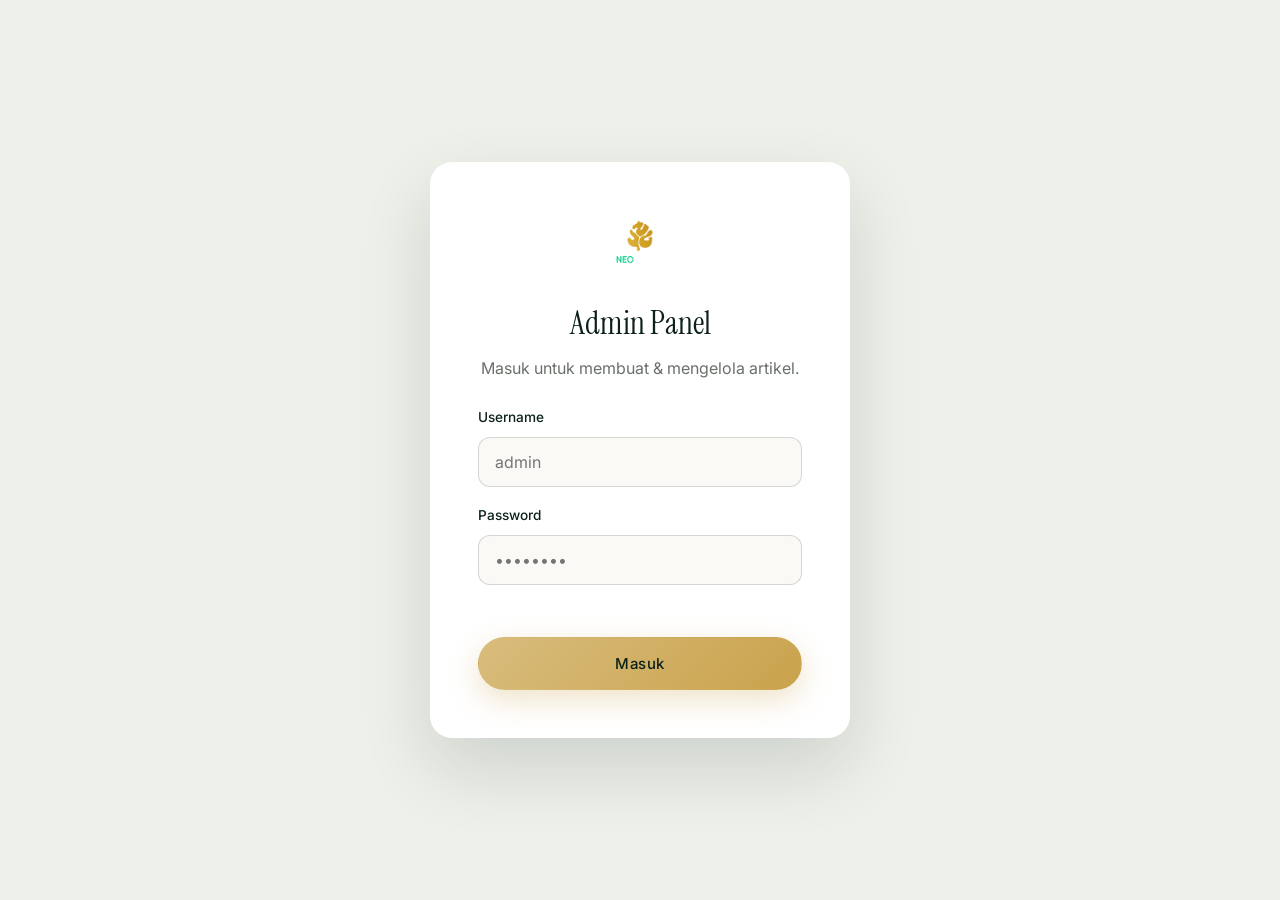
<file: admin-panel.html>
<!DOCTYPE html>
<html lang="id">
<head>
  <meta charset="UTF-8" />
  <meta name="viewport" content="width=device-width, initial-scale=1.0" />
  <meta name="robots" content="noindex, nofollow" />
  <title>Admin Panel — Neo Green Terrace</title>
  <link rel="preconnect" href="https://fonts.googleapis.com" />
  <link rel="preconnect" href="https://fonts.gstatic.com" crossorigin />
  <link href="https://fonts.googleapis.com/css2?family=Instrument+Serif:ital@0;1&family=Inter:wght@400;500;600;700&display=swap" rel="stylesheet" />
  <link rel="stylesheet" href="css/style.css" />
</head>
<body class="admin">

  <section class="admin-login" id="loginView">
    <form class="admin-login__card" id="loginForm">
      <a href="index.html" class="admin-login__logo"><img src="assets/logo2.png" alt="Neo Green Terrace" /></a>
      <h1 class="admin-login__title">Admin Panel</h1>
      <p class="admin-login__sub">Masuk untuk membuat &amp; mengelola artikel.</p>
      <div class="field">
        <label for="u">Username</label>
        <input type="text" id="u" name="username" autocomplete="username" placeholder="admin" required />
      </div>
      <div class="field">
        <label for="p">Password</label>
        <input type="password" id="p" name="password" autocomplete="current-password" placeholder="••••••••" required />
      </div>
      <p class="admin-msg" id="loginMsg"></p>
      <button type="submit" class="btn btn--gold" style="width:100%;justify-content:center;">Masuk</button>
    </form>
  </section>

  <section class="admin-editor" id="editorView" hidden>
    <header class="admin-bar">
      <a href="index.html" class="admin-bar__brand"><img src="assets/logo2.png" alt="" /> Neo Green Terrace</a>
      <div class="admin-bar__actions">
        <a href="artikel.html" target="_blank" class="btn btn--outline btn--sm">Lihat Artikel</a>
        <button type="button" class="btn btn--ghost btn--sm" id="logoutBtn">Keluar</button>
      </div>
    </header>

    <div class="admin-editor__inner">
      <h1 class="admin-editor__heading">Tulis Artikel Baru</h1>
      <p class="admin-editor__meta">Penulis: <strong>Admin</strong> &middot; Tanggal: otomatis saat dipublikasikan</p>

      <div class="field">
        <label>Gambar Sampul (Featured)</label>
        <div class="cover-drop" id="coverDrop">
          <input type="file" id="coverInput" accept="image/*" hidden />
          <div class="cover-drop__placeholder" id="coverPlaceholder">
            <svg viewBox="0 0 24 24" aria-hidden="true"><path d="M12 4v10m0 0 4-4m-4 4-4-4M5 19h14"/></svg>
            <span>Klik untuk unggah gambar sampul</span>
          </div>
          <img id="coverPreview" alt="" hidden />
        </div>
      </div>

      <div class="field-row">
        <div class="field">
          <label for="title">Judul Artikel</label>
          <input type="text" id="title" placeholder="Judul artikel..." />
        </div>
        <div class="field">
          <label for="category">Kategori</label>
          <select id="category">
            <option>News &amp; Analysis</option>
            <option>Industry Insight</option>
            <option>Fashion &amp; Retail</option>
            <option>Trade &amp; Business</option>
            <option>Textile World</option>
            <option>Traditional</option>
            <option selected>Uncategorized</option>
          </select>
        </div>
      </div>

      <div class="field">
        <label>Isi Artikel</label>
        <div class="toolbar" id="toolbar">
          <button type="button" data-cmd="feature" title="Teks Unggulan">❝ Feature</button>
          <span class="toolbar__sep"></span>
          <button type="button" data-cmd="h1" title="Headline 1"><b>H1</b></button>
          <button type="button" data-cmd="h2" title="Headline 2"><b>H2</b></button>
          <button type="button" data-cmd="h3" title="Headline 3"><b>H3</b></button>
          <button type="button" data-cmd="p" title="Paragraf">¶</button>
          <span class="toolbar__sep"></span>
          <button type="button" data-cmd="bold" title="Tebal"><b>B</b></button>
          <button type="button" data-cmd="italic" title="Miring"><i>I</i></button>
          <span class="toolbar__sep"></span>
          <button type="button" data-cmd="image" title="Sisipkan Gambar">🖼 Gambar</button>
        </div>
        <div class="editor-area" id="editor" contenteditable="true" data-placeholder="Mulai menulis artikel di sini...">
          <p><br /></p>
        </div>
        <input type="file" id="inlineImageInput" accept="image/*" hidden />
      </div>

      <p class="admin-msg" id="postMsg"></p>
      <div class="admin-editor__foot">
        <button type="button" class="btn btn--gold" id="postBtn">
          Publikasikan Artikel
          <svg viewBox="0 0 24 24" aria-hidden="true"><path d="M5 12h14M13 6l6 6-6 6"/></svg>
        </button>
      </div>
    </div>
  </section>

  <script>
  (function () {
    "use strict";
    const TOKEN_KEY = "ngt_admin_token";
    const loginView = document.getElementById("loginView");
    const editorView = document.getElementById("editorView");

    function token() { return localStorage.getItem(TOKEN_KEY) || ""; }
    function show(authed) {
      loginView.hidden = authed;
      editorView.hidden = !authed;
    }
    show(!!token());

    const loginForm = document.getElementById("loginForm");
    const loginMsg = document.getElementById("loginMsg");
    loginForm.addEventListener("submit", function (e) {
      e.preventDefault();
      loginMsg.textContent = "Memeriksa...";
      loginMsg.className = "admin-msg";
      fetch("/api/login", {
        method: "POST",
        headers: { "Content-Type": "application/json" },
        body: JSON.stringify({ username: document.getElementById("u").value, password: document.getElementById("p").value }),
      })
        .then((r) => r.json())
        .then((d) => {
          if (d.ok) { localStorage.setItem(TOKEN_KEY, d.token); show(true); }
          else { loginMsg.textContent = d.error || "Gagal masuk."; loginMsg.classList.add("is-error"); }
        })
        .catch(() => { loginMsg.textContent = "Server tidak merespons."; loginMsg.classList.add("is-error"); });
    });

    document.getElementById("logoutBtn").addEventListener("click", function () {
      localStorage.removeItem(TOKEN_KEY);
      show(false);
    });

    function fileToDataUrl(file) {
      return new Promise((res, rej) => {
        const r = new FileReader();
        r.onload = () => res(r.result);
        r.onerror = rej;
        r.readAsDataURL(file);
      });
    }
    function upload(file) {
      return fileToDataUrl(file).then((dataUrl) =>
        fetch("/api/upload", {
          method: "POST",
          headers: { "Content-Type": "application/json", Authorization: "Bearer " + token() },
          body: JSON.stringify({ dataUrl }),
        }).then((r) => r.json())
      );
    }

    let coverUrl = "";
    const coverDrop = document.getElementById("coverDrop");
    const coverInput = document.getElementById("coverInput");
    const coverPreview = document.getElementById("coverPreview");
    const coverPlaceholder = document.getElementById("coverPlaceholder");
    coverDrop.addEventListener("click", () => coverInput.click());
    coverInput.addEventListener("change", function () {
      const f = coverInput.files[0];
      if (!f) return;
      coverPlaceholder.textContent = "Mengunggah...";
      upload(f).then((d) => {
        if (d.ok) {
          coverUrl = d.url;
          coverPreview.src = d.url;
          coverPreview.hidden = false;
          coverPlaceholder.hidden = true;
        } else { coverPlaceholder.textContent = "Gagal unggah."; }
      });
    });

    const editor = document.getElementById("editor");
    const inlineInput = document.getElementById("inlineImageInput");
    document.getElementById("toolbar").addEventListener("click", function (e) {
      const btn = e.target.closest("button[data-cmd]");
      if (!btn) return;
      const cmd = btn.getAttribute("data-cmd");
      editor.focus();
      if (cmd === "bold") document.execCommand("bold");
      else if (cmd === "italic") document.execCommand("italic");
      else if (cmd === "h1") document.execCommand("formatBlock", false, "h1");
      else if (cmd === "h2") document.execCommand("formatBlock", false, "h2");
      else if (cmd === "h3") document.execCommand("formatBlock", false, "h3");
      else if (cmd === "p") document.execCommand("formatBlock", false, "p");
      else if (cmd === "feature") document.execCommand("formatBlock", false, "blockquote");
      else if (cmd === "image") inlineInput.click();
    });
    inlineInput.addEventListener("change", function () {
      const f = inlineInput.files[0];
      if (!f) return;
      upload(f).then((d) => {
        if (d.ok) {
          editor.focus();
          document.execCommand("insertHTML", false, '<img src="' + d.url + '" alt="" />');
        }
        inlineInput.value = "";
      });
    });

    const postMsg = document.getElementById("postMsg");
    document.getElementById("postBtn").addEventListener("click", function () {
      const title = document.getElementById("title").value.trim();
      const category = document.getElementById("category").value;
      const content = editor.innerHTML.trim();
      if (!title) { postMsg.textContent = "Judul wajib diisi."; postMsg.className = "admin-msg is-error"; return; }
      postMsg.textContent = "Mempublikasikan...";
      postMsg.className = "admin-msg";
      fetch("/api/articles", {
        method: "POST",
        headers: { "Content-Type": "application/json", Authorization: "Bearer " + token() },
        body: JSON.stringify({ title, category, cover: coverUrl, content }),
      })
        .then((r) => r.json())
        .then((d) => {
          if (d.ok) {
            postMsg.innerHTML = 'Artikel berhasil dipublikasikan! <a href="artikel.html?id=' + d.article.id + '" target="_blank">Lihat artikel &rarr;</a>';
            postMsg.className = "admin-msg is-ok";
            document.getElementById("title").value = "";
            editor.innerHTML = "<p><br/></p>";
            coverUrl = ""; coverPreview.hidden = true; coverPlaceholder.hidden = false;
            coverPlaceholder.innerHTML = '<svg viewBox="0 0 24 24"><path d="M12 4v10m0 0 4-4m-4 4-4-4M5 19h14"/></svg><span>Klik untuk unggah gambar sampul</span>';
          } else if (d.error === "unauthorized") {
            postMsg.textContent = "Sesi berakhir, silakan login ulang."; postMsg.className = "admin-msg is-error";
            localStorage.removeItem(TOKEN_KEY); show(false);
          } else { postMsg.textContent = d.error || "Gagal mempublikasikan."; postMsg.className = "admin-msg is-error"; }
        })
        .catch(() => { postMsg.textContent = "Server tidak merespons."; postMsg.className = "admin-msg is-error"; });
    });
  })();
  </script>
</body>
</html>
</file>
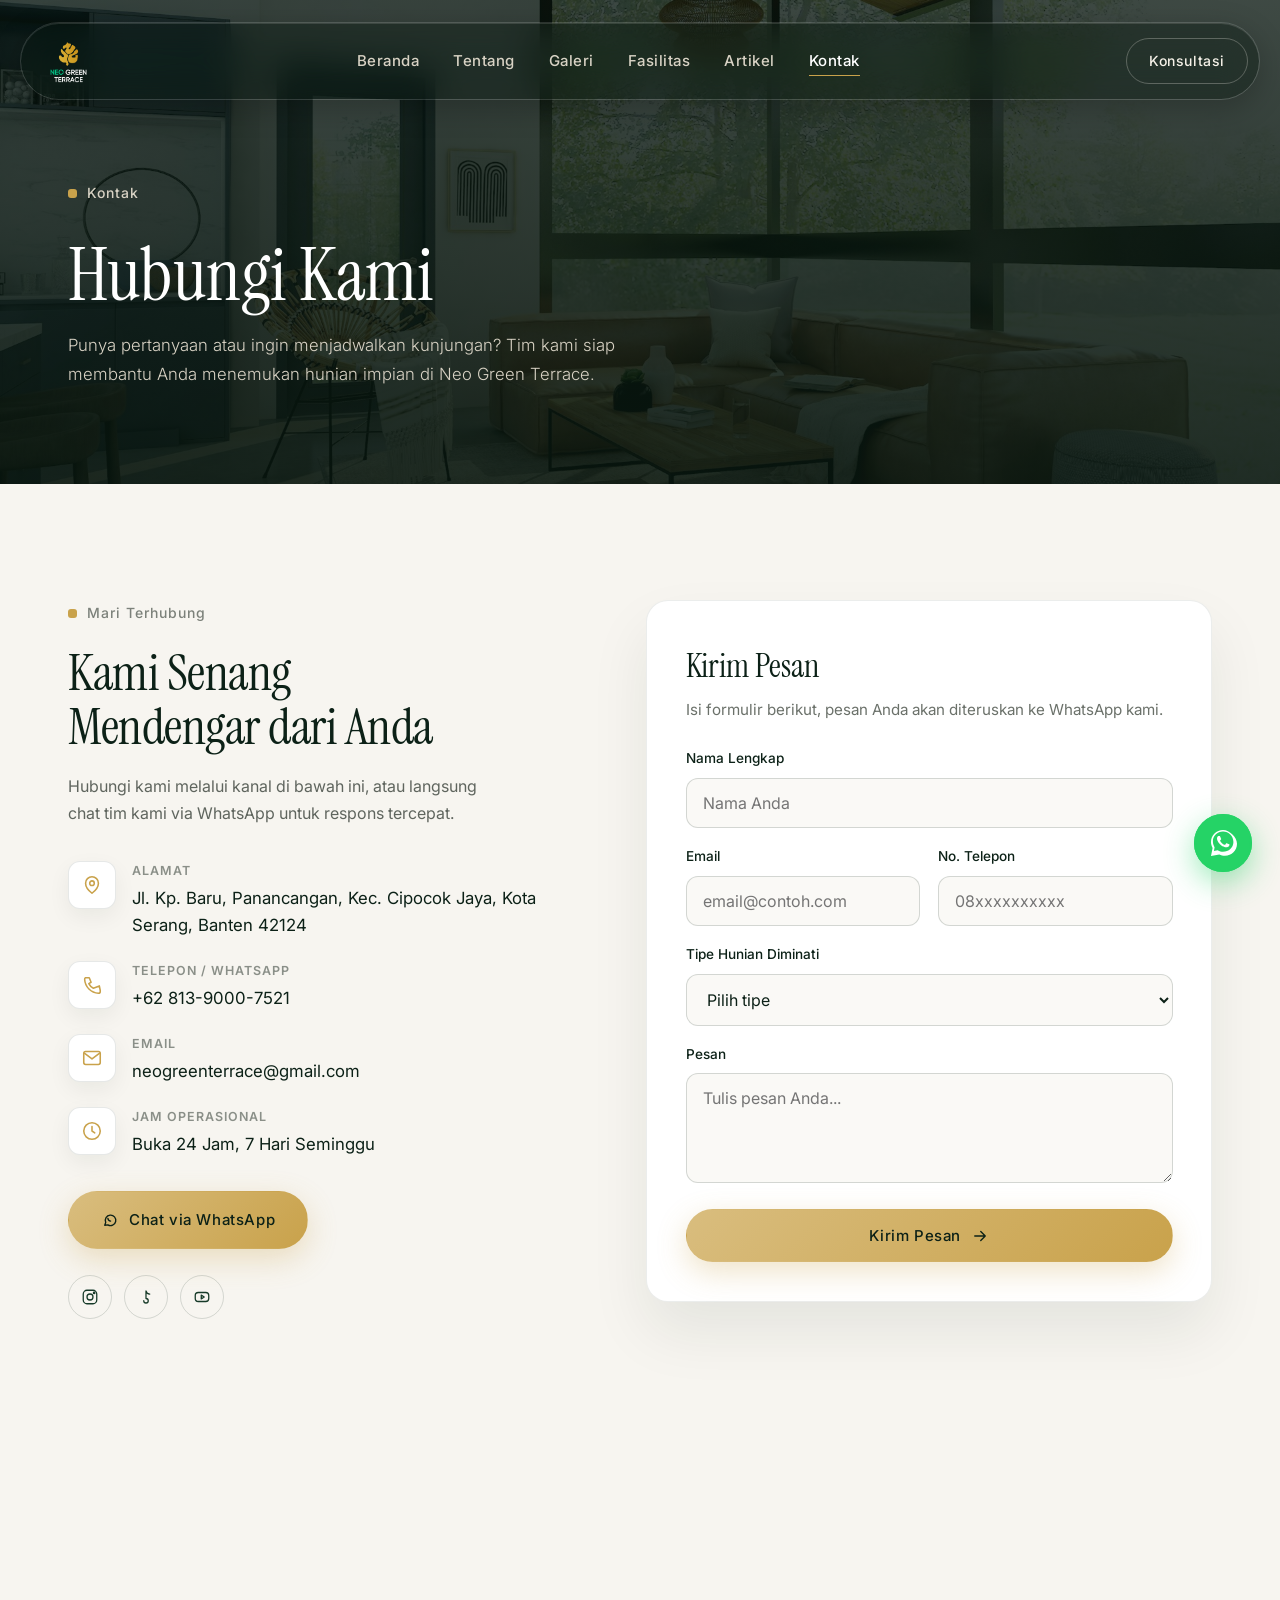
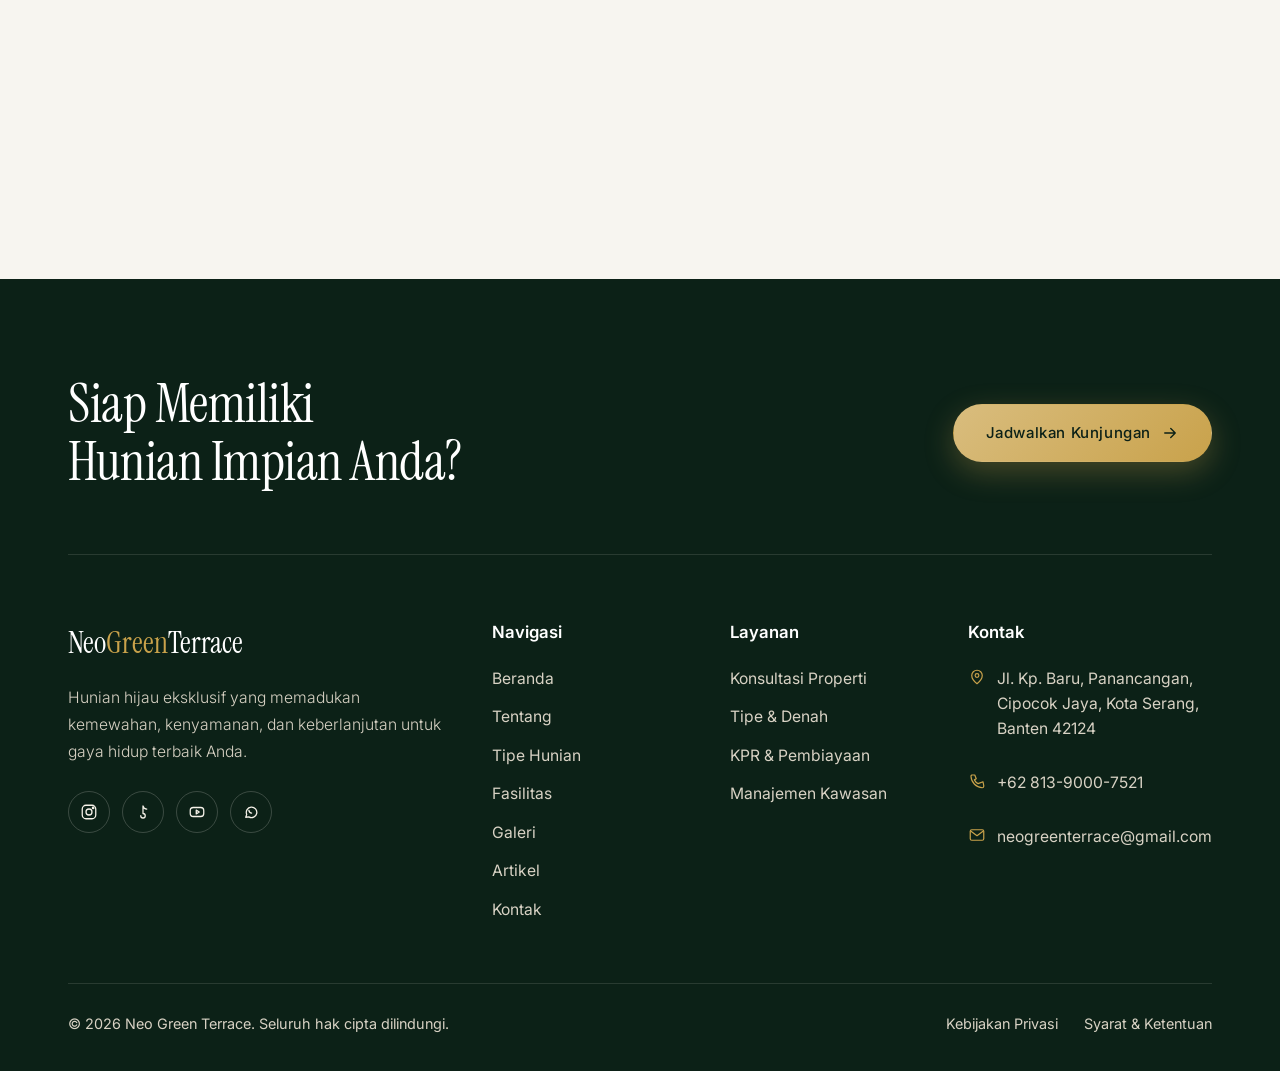
<file: kontak.html>
<!DOCTYPE html>
<html lang="id">
<head>
  <meta charset="UTF-8" />
  <meta name="viewport" content="width=device-width, initial-scale=1.0" />
  <title>Kontak — Neo Green Terrace | Hunian Premium Kota Serang</title>
  <meta name="description" content="Hubungi Neo Green Terrace di Kota Serang, Banten. Konsultasi hunian premium via WhatsApp, telepon, atau kunjungi langsung. Alamat Jl. Kp. Baru, Cipocok Jaya, Serang." />
  <meta name="robots" content="index, follow" />
  <link rel="canonical" href="https://neogreenterrace.com/kontak.html" />
  <meta name="theme-color" content="#0c2117" />
  <meta property="og:type" content="website" />
  <meta property="og:site_name" content="Neo Green Terrace" />
  <meta property="og:title" content="Kontak — Neo Green Terrace" />
  <meta property="og:description" content="Hubungi Neo Green Terrace di Kota Serang, Banten. Konsultasi hunian premium via WhatsApp atau kunjungi langsung." />
  <meta property="og:url" content="https://neogreenterrace.com/kontak.html" />
  <meta property="og:image" content="https://neogreenterrace.com/assets/hero-poster.jpg" />
  <link rel="icon" type="image/png" sizes="32x32" href="/assets/favicon-32.png" />
  <link rel="apple-touch-icon" sizes="180x180" href="/assets/favicon-180.png" />

  <link rel="preconnect" href="https://fonts.googleapis.com" />
  <link rel="preconnect" href="https://fonts.gstatic.com" crossorigin />
  <link href="https://fonts.googleapis.com/css2?family=Instrument+Serif:ital@0;1&family=Inter:wght@400;500;600&display=swap" rel="stylesheet" />

  <link rel="stylesheet" href="css/style.css" />
</head>
<body class="page--contact">

  <header class="site-header" id="siteHeader">
    <div class="container header__inner">
      <a href="index.html" class="brand" aria-label="Neo Green Terrace beranda">
        <img src="assets/logo2.png" alt="Neo Green Terrace" class="brand__logo" />
      </a>

      <nav class="nav" id="primaryNav" aria-label="Navigasi utama">
        <ul class="nav__list">
          <li><a href="index.html#home" class="nav__link">Beranda</a></li>
          <li><a href="index.html#about" class="nav__link">Tentang</a></li>
          <li><a href="index.html#galeri" class="nav__link">Galeri</a></li>
          <li><a href="index.html#facilities" class="nav__link">Fasilitas</a></li>
          <li><a href="artikel.html" class="nav__link">Artikel</a></li>
          <li><a href="kontak.html" class="nav__link is-active">Kontak</a></li>
        </ul>
      </nav>

      <div class="header__actions">
        <a href="https://api.whatsapp.com/send?phone=6281390007521&amp;text=Hai%20Admin%20Neogreen%20Terrace%2C%20saya%20mendapat%20Info%20dari%20Website%20dan%20tertarik%20memiliki%20Hunian%20dan%20Promonya%20di%20Neo%20Green%20Terrace.%20Mohon%20Informasinya%2C%20Terimakasih." target="_blank" rel="noopener" class="btn btn--ghost btn--sm">Konsultasi</a>
        <button class="nav-toggle" id="navToggle" aria-label="Buka menu" aria-expanded="false">
          <span></span><span></span><span></span>
        </button>
      </div>
    </div>
  </header>

  <section class="page-hero">
    <div class="page-hero__bg" style="background-image: url('assets/video/residence.jpg')"></div>
    <div class="page-hero__overlay"></div>
    <div class="container page-hero__inner">
      <p class="section-eyebrow section-eyebrow--light">
        <span class="section-eyebrow__dot"></span> Kontak
      </p>
      <h1 class="page-hero__title">Hubungi Kami</h1>
      <p class="page-hero__sub">
        Punya pertanyaan atau ingin menjadwalkan kunjungan? Tim kami siap
        membantu Anda menemukan hunian impian di Neo Green Terrace.
      </p>
    </div>
  </section>

  <section class="contact" id="contact">
    <div class="container contact__grid">

      <div class="contact__info">
        <p class="section-eyebrow"><span class="section-eyebrow__dot"></span> Mari Terhubung</p>
        <h2 class="contact__title">Kami Senang<br />Mendengar dari Anda</h2>
        <p class="contact__lead">
          Hubungi kami melalui kanal di bawah ini, atau langsung chat tim kami
          via WhatsApp untuk respons tercepat.
        </p>

        <ul class="contact__list">
          <li>
            <span class="contact__ic" aria-hidden="true">
              <svg viewBox="0 0 24 24"><path d="M12 21s7-5.5 7-11a7 7 0 1 0-14 0c0 5.5 7 11 7 11Z"/><circle cx="12" cy="10" r="2.5"/></svg>
            </span>
            <span>
              <strong>Alamat</strong>
              Jl. Kp. Baru, Panancangan, Kec. Cipocok Jaya, Kota Serang, Banten 42124
            </span>
          </li>
          <li>
            <span class="contact__ic" aria-hidden="true">
              <svg viewBox="0 0 24 24"><path d="M5 4h4l2 5-2.5 1.5a11 11 0 0 0 5 5L20 13l1 5v1a2 2 0 0 1-2 2 16 16 0 0 1-15-15 2 2 0 0 1 1-2Z"/></svg>
            </span>
            <span>
              <strong>Telepon / WhatsApp</strong>
              +62 813-9000-7521
            </span>
          </li>
          <li>
            <span class="contact__ic" aria-hidden="true">
              <svg viewBox="0 0 24 24"><rect x="3" y="5" width="18" height="14" rx="2"/><path d="m4 7 8 6 8-6"/></svg>
            </span>
            <span>
              <strong>Email</strong>
              neogreenterrace@gmail.com
            </span>
          </li>
          <li>
            <span class="contact__ic" aria-hidden="true">
              <svg viewBox="0 0 24 24"><circle cx="12" cy="12" r="9"/><path d="M12 7v5l3 2"/></svg>
            </span>
            <span>
              <strong>Jam Operasional</strong>
              Buka 24 Jam, 7 Hari Seminggu
            </span>
          </li>
        </ul>

        <a href="https://api.whatsapp.com/send?phone=6281390007521&amp;text=Hai%20Admin%20Neogreen%20Terrace%2C%20saya%20mendapat%20Info%20dari%20Website%20dan%20tertarik%20memiliki%20Hunian%20dan%20Promonya%20di%20Neo%20Green%20Terrace.%20Mohon%20Informasinya%2C%20Terimakasih." target="_blank" rel="noopener" class="btn btn--gold contact__wa">
          <svg viewBox="0 0 24 24" aria-hidden="true"><path d="M5 19l1.3-3.8A7 7 0 1 1 9.2 18.5L5 19Z"/><path d="M9.2 9.8c.2 1.8 1.8 3.4 3.6 3.6"/></svg>
          Chat via WhatsApp
        </a>

        <div class="contact__socials">
          <a href="https://www.instagram.com/neogreenterrace" target="_blank" rel="noopener" aria-label="Instagram">
            <svg viewBox="0 0 24 24"><rect x="3" y="3" width="18" height="18" rx="5"/><circle cx="12" cy="12" r="4"/><circle cx="17.5" cy="6.5" r="1"/></svg>
          </a>
          <a href="https://www.tiktok.com/@neo.green.terrace" target="_blank" rel="noopener" aria-label="TikTok">
            <svg viewBox="0 0 24 24"><path d="M9 17a3 3 0 1 0 3-3V4c.6 2.6 2.6 4 5 4.1"/></svg>
          </a>
          <a href="https://youtu.be/otPq0k5WrKQ" target="_blank" rel="noopener" aria-label="YouTube">
            <svg viewBox="0 0 24 24"><rect x="3" y="6" width="18" height="12" rx="4"/><path d="M11 9.5v5l4-2.5z"/></svg>
          </a>
        </div>
      </div>

      <form class="contact__form" id="contactForm" novalidate>
        <h3 class="contact__form-title">Kirim Pesan</h3>
        <p class="contact__form-sub">Isi formulir berikut, pesan Anda akan diteruskan ke WhatsApp kami.</p>

        <div class="field">
          <label for="cf-nama">Nama Lengkap</label>
          <input type="text" id="cf-nama" name="nama" placeholder="Nama Anda" required />
        </div>
        <div class="field-row">
          <div class="field">
            <label for="cf-email">Email</label>
            <input type="email" id="cf-email" name="email" placeholder="email@contoh.com" />
          </div>
          <div class="field">
            <label for="cf-telp">No. Telepon</label>
            <input type="tel" id="cf-telp" name="telepon" placeholder="08xxxxxxxxxx" />
          </div>
        </div>
        <div class="field">
          <label for="cf-tipe">Tipe Hunian Diminati</label>
          <select id="cf-tipe" name="tipe">
            <option value="">Pilih tipe</option>
            <option>Type 33/66</option>
            <option>Type 33/72</option>
            <option>Type 36/72</option>
            <option>Type 36/78</option>
            <option>Belum menentukan</option>
          </select>
        </div>
        <div class="field">
          <label for="cf-pesan">Pesan</label>
          <textarea id="cf-pesan" name="pesan" rows="4" placeholder="Tulis pesan Anda..."></textarea>
        </div>
        <button type="submit" class="btn btn--gold contact__submit">
          Kirim Pesan
          <svg viewBox="0 0 24 24" aria-hidden="true"><path d="M5 12h14M13 6l6 6-6 6"/></svg>
        </button>
      </form>
    </div>

    <div class="contact__map">
      <iframe
        title="Lokasi Neo Green Terrace"
        src="https://www.google.com/maps?q=Jl.+Kp.+Baru,+Panancangan,+Cipocok+Jaya,+Kota+Serang,+Banten+42124&output=embed"
        loading="lazy"
        referrerpolicy="no-referrer-when-downgrade"></iframe>
    </div>
  </section>

  <footer class="footer">
    <div class="container">

      <div class="footer__cta">
        <h2 class="footer__cta-title">Siap Memiliki<br />Hunian Impian Anda?</h2>
        <a href="https://api.whatsapp.com/send?phone=6281390007521&amp;text=Hai%20Admin%20Neogreen%20Terrace%2C%20saya%20mendapat%20Info%20dari%20Website%20dan%20tertarik%20memiliki%20Hunian%20dan%20Promonya%20di%20Neo%20Green%20Terrace.%20Mohon%20Informasinya%2C%20Terimakasih." target="_blank" rel="noopener" class="btn btn--gold">
          Jadwalkan Kunjungan
          <svg viewBox="0 0 24 24" aria-hidden="true"><path d="M5 12h14M13 6l6 6-6 6"/></svg>
        </a>
      </div>

      <div class="footer__grid">
        <div class="footer__brand">
          <a href="index.html" class="footer__logo">Neo<em>Green</em>Terrace</a>
          <p class="footer__desc">
            Hunian hijau eksklusif yang memadukan kemewahan, kenyamanan, dan
            keberlanjutan untuk gaya hidup terbaik Anda.
          </p>
          <div class="footer__socials">
            <a href="https://www.instagram.com/neogreenterrace" target="_blank" rel="noopener" aria-label="Instagram">
              <svg viewBox="0 0 24 24"><rect x="3" y="3" width="18" height="18" rx="5"/><circle cx="12" cy="12" r="4"/><circle cx="17.5" cy="6.5" r="1"/></svg>
            </a>
            <a href="https://www.tiktok.com/@neo.green.terrace" target="_blank" rel="noopener" aria-label="TikTok">
              <svg viewBox="0 0 24 24"><path d="M9 17a3 3 0 1 0 3-3V4c.6 2.6 2.6 4 5 4.1"/></svg>
            </a>
            <a href="https://youtu.be/otPq0k5WrKQ" target="_blank" rel="noopener" aria-label="YouTube">
              <svg viewBox="0 0 24 24"><rect x="3" y="6" width="18" height="12" rx="4"/><path d="M11 9.5v5l4-2.5z"/></svg>
            </a>
            <a href="https://api.whatsapp.com/send?phone=6281390007521&amp;text=Hai%20Admin%20Neogreen%20Terrace%2C%20saya%20mendapat%20Info%20dari%20Website%20dan%20tertarik%20memiliki%20Hunian%20dan%20Promonya%20di%20Neo%20Green%20Terrace.%20Mohon%20Informasinya%2C%20Terimakasih." target="_blank" rel="noopener" aria-label="WhatsApp">
              <svg viewBox="0 0 24 24"><path d="M5 19l1.3-3.8A7 7 0 1 1 9.2 18.5L5 19Z"/><path d="M9.2 9.8c.2 1.8 1.8 3.4 3.6 3.6"/></svg>
            </a>
          </div>
        </div>

        <div class="footer__col">
          <h4 class="footer__col-title">Navigasi</h4>
          <ul>
            <li><a href="index.html#home">Beranda</a></li>
            <li><a href="index.html#about">Tentang</a></li>
            <li><a href="index.html#projects">Tipe Hunian</a></li>
            <li><a href="index.html#facilities">Fasilitas</a></li>
            <li><a href="index.html#galeri">Galeri</a></li>
            <li><a href="artikel.html">Artikel</a></li>
            <li><a href="kontak.html">Kontak</a></li>
          </ul>
        </div>

        <div class="footer__col">
          <h4 class="footer__col-title">Layanan</h4>
          <ul>
            <li><a href="https://api.whatsapp.com/send?phone=6281390007521&amp;text=Hai%20Admin%20Neogreen%20Terrace%2C%20saya%20mendapat%20Info%20dari%20Website%20dan%20tertarik%20memiliki%20Hunian%20dan%20Promonya%20di%20Neo%20Green%20Terrace.%20Mohon%20Informasinya%2C%20Terimakasih." target="_blank" rel="noopener">Konsultasi Properti</a></li>
            <li><a href="#">Tipe &amp; Denah</a></li>
            <li><a href="https://api.whatsapp.com/send?phone=6281390007521&amp;text=Hai%20Admin%20Neogreen%20Terrace%2C%20saya%20mendapat%20Info%20dari%20Website%20dan%20tertarik%20memiliki%20Hunian%20dan%20Promonya%20di%20Neo%20Green%20Terrace.%20Mohon%20Informasinya%2C%20Terimakasih." target="_blank" rel="noopener">KPR &amp; Pembiayaan</a></li>
            <li><a href="#">Manajemen Kawasan</a></li>
          </ul>
        </div>

        <div class="footer__col">
          <h4 class="footer__col-title">Kontak</h4>
          <ul class="footer__contact">
            <li>
              <svg viewBox="0 0 24 24" aria-hidden="true"><path d="M12 21s7-5.5 7-11a7 7 0 1 0-14 0c0 5.5 7 11 7 11Z"/><circle cx="12" cy="10" r="2.5"/></svg>
              Jl. Kp. Baru, Panancangan, Cipocok Jaya, Kota Serang, Banten 42124
            </li>
            <li>
              <svg viewBox="0 0 24 24" aria-hidden="true"><path d="M5 4h4l2 5-2.5 1.5a11 11 0 0 0 5 5L20 13l1 5v1a2 2 0 0 1-2 2 16 16 0 0 1-15-15 2 2 0 0 1 1-2Z"/></svg>
              +62 813-9000-7521
            </li>
            <li>
              <svg viewBox="0 0 24 24" aria-hidden="true"><rect x="3" y="5" width="18" height="14" rx="2"/><path d="m4 7 8 6 8-6"/></svg>
              neogreenterrace@gmail.com
            </li>
          </ul>
        </div>
      </div>

      <div class="footer__bottom">
        <p>&copy; 2026 Neo Green Terrace. Seluruh hak cipta dilindungi.</p>
        <div class="footer__legal">
          <a href="#">Kebijakan Privasi</a>
          <a href="#">Syarat &amp; Ketentuan</a>
        </div>
      </div>

    </div>
  </footer>

  <a href="https://api.whatsapp.com/send?phone=6281390007521&amp;text=Hai%20Admin%20Neogreen%20Terrace%2C%20saya%20mendapat%20Info%20dari%20Website%20dan%20tertarik%20memiliki%20Hunian%20dan%20Promonya%20di%20Neo%20Green%20Terrace.%20Mohon%20Informasinya%2C%20Terimakasih." target="_blank" rel="noopener" class="wa-float" aria-label="Chat via WhatsApp">
    <svg viewBox="0 0 32 32" aria-hidden="true"><path d="M16 3C9.4 3 4 8.4 4 15c0 2.1.6 4.1 1.6 5.9L4 29l8.3-1.6c1.7.9 3.6 1.4 5.7 1.4 6.6 0 12-5.4 12-12S22.6 3 16 3zm0 21.8c-1.8 0-3.5-.5-5-1.4l-.4-.2-3.7.7.7-3.6-.2-.4c-1-1.6-1.5-3.4-1.5-5.3C5.6 9.3 10.3 4.6 16 4.6S26.4 9.3 26.4 15 21.7 24.8 16 24.8zm6-7.5c-.3-.2-1.9-.9-2.2-1s-.5-.2-.7.2-.8 1-.9 1.2-.3.2-.6.1c-.3-.2-1.4-.5-2.6-1.6-1-.9-1.6-2-1.8-2.3s0-.5.1-.7l.5-.5c.2-.2.2-.3.3-.5s0-.4 0-.5c-.1-.2-.7-1.7-1-2.3-.3-.6-.5-.5-.7-.5h-.6c-.2 0-.5.1-.8.4-.3.3-1 1-1 2.5s1.1 2.9 1.2 3.1c.2.2 2.2 3.4 5.3 4.7.7.3 1.3.5 1.7.6.7.2 1.4.2 1.9.1.6-.1 1.9-.8 2.1-1.5.3-.7.3-1.4.2-1.5-.1-.2-.3-.2-.6-.4z"/></svg>
  </a>

  <script src="js/main.js"></script>
</body>
</html>
</file>
<file: css/style.css>
:root {
  /* Colors */
  --green-900: #0c2117;
  --green-800: #102b1d;
  --green-700: #163a28;
  --green-600: #1d4d35;
  --gold:      #c9a24b;
  --gold-soft: #d9bd7e;
  --cream:     #f5f1e8;
  --cream-dim: #d8d2c4;
  --white:     #ffffff;

  /* Typography */
  --font-serif: "Instrument Serif", Georgia, serif;
  --font-sans:  "Inter", "Segoe UI", system-ui, sans-serif;

  /* Layout */
  --container: 1240px;
  --header-h: 92px;

  /* Motion */
  --ease: cubic-bezier(0.22, 1, 0.36, 1);
}

*, *::before, *::after { box-sizing: border-box; margin: 0; padding: 0; }

[hidden] { display: none !important; }

html { scroll-behavior: smooth; }

body {
  font-family: var(--font-sans);
  font-weight: 400;
  color: var(--cream);
  background: var(--green-900);
  line-height: 1.6;
  -webkit-font-smoothing: antialiased;
  overflow-x: hidden;
}

a { color: inherit; text-decoration: none; }
img, video { display: block; max-width: 100%; }
ul { list-style: none; }

.container {
  width: 100%;
  max-width: var(--container);
  margin-inline: auto;
  padding-inline: clamp(20px, 5vw, 48px);
}

/* Header */
.site-header {
  position: fixed;
  inset: 0 0 auto 0;
  z-index: 50;
  padding-top: 22px;
  transition: padding .5s var(--ease);
}
.site-header .container { transition: max-width .6s var(--ease); }
.site-header.is-scrolled { padding-top: 12px; }
.site-header.is-scrolled .container { max-width: 1000px; }

/* Header pill */
.header__inner {
  position: relative;
  display: flex;
  align-items: center;
  justify-content: space-between;
  gap: 24px;
  padding: 11px 11px 11px 26px;
  border-radius: 999px;
  border: 1px solid rgba(255, 255, 255, 0.14);
  box-shadow: 0 8px 30px rgba(0, 0, 0, 0.22);
  transition: border-color .5s var(--ease), box-shadow .5s var(--ease),
              padding .4s var(--ease);
}
.header__inner::before {
  content: "";
  position: absolute;
  inset: 0;
  z-index: -1;
  border-radius: inherit;
  background: rgba(12, 20, 16, 0.4);
  backdrop-filter: blur(18px) saturate(150%);
  -webkit-backdrop-filter: blur(18px) saturate(150%);
  box-shadow: inset 0 1px 0 rgba(255, 255, 255, 0.12);
  transition: background .5s var(--ease);
}
.site-header.is-scrolled .header__inner {
  border-color: rgba(255, 255, 255, 0.18);
  box-shadow: 0 12px 40px rgba(0, 0, 0, 0.3);
}
.site-header.is-scrolled .header__inner::before {
  background: rgba(12, 20, 16, 0.55);
}

/* Brand */
.brand { display: flex; align-items: center; gap: 12px; }
.brand__logo {
  height: 54px;
  width: auto;
  display: block;
}
.brand__mark {
  width: 42px; height: 42px;
  display: grid; place-items: center;
  font-family: var(--font-serif);
  font-weight: 700;
  font-size: 22px;
  color: var(--green-900);
  background: linear-gradient(135deg, var(--gold-soft), var(--gold));
  border-radius: 50%;
  box-shadow: 0 6px 18px rgba(201, 162, 75, .35);
}
.brand__text {
  font-family: var(--font-serif);
  font-size: 22px;
  font-weight: 600;
  letter-spacing: .3px;
  color: var(--white);
}
.brand__text em { color: var(--gold); font-style: normal; }

/* Nav */
.nav__list { display: flex; align-items: center; gap: 34px; }
.nav__link {
  position: relative;
  font-size: 15px;
  font-weight: 500;
  letter-spacing: .5px;
  color: var(--cream-dim);
  padding: 6px 0;
  transition: color .3s var(--ease);
}
.nav__link::after {
  content: "";
  position: absolute;
  left: 0; bottom: 0;
  width: 0; height: 1.5px;
  background: var(--gold);
  transition: width .35s var(--ease);
}
.nav__link:hover,
.nav__link.is-active { color: var(--white); }
.nav__link:hover::after,
.nav__link.is-active::after { width: 100%; }

.header__actions { display: flex; align-items: center; gap: 18px; position: relative; z-index: 70; }

/* Hamburger */
.nav-toggle {
  display: none;
  flex-direction: column;
  gap: 5px;
  width: 30px;
  background: none; border: none; cursor: pointer;
  padding: 6px 0;
  filter: drop-shadow(0 1px 2px rgba(0, 0, 0, .55));
}
.nav-toggle span {
  height: 2px; width: 100%;
  background: #fff;
  border-radius: 2px;
  transition: transform .35s var(--ease), opacity .3s var(--ease);
}
.nav-toggle.is-open span:nth-child(1) { transform: translateY(7px) rotate(45deg); }
.nav-toggle.is-open span:nth-child(2) { opacity: 0; }
.nav-toggle.is-open span:nth-child(3) { transform: translateY(-7px) rotate(-45deg); }

/* Buttons */
.btn {
  --pad-y: 16px; --pad-x: 32px;
  display: inline-flex;
  align-items: center;
  gap: 10px;
  padding: var(--pad-y) var(--pad-x);
  font-family: var(--font-sans);
  font-size: 15px;
  font-weight: 500;
  letter-spacing: .6px;
  border-radius: 999px;
  cursor: pointer;
  border: 1px solid transparent;
  transition: transform .4s var(--ease), background-color .4s var(--ease),
              color .4s var(--ease), border-color .4s var(--ease),
              box-shadow .4s var(--ease);
}
.btn svg {
  width: 18px; height: 18px;
  fill: none; stroke: currentColor; stroke-width: 1.8;
  stroke-linecap: round; stroke-linejoin: round;
  transition: transform .4s var(--ease);
}
.btn:hover svg { transform: translateX(4px); }
.btn--sm { --pad-y: 11px; --pad-x: 22px; font-size: 14px; }

.btn--gold {
  background: linear-gradient(135deg, var(--gold-soft), var(--gold));
  color: var(--green-900);
  box-shadow: 0 10px 30px rgba(201, 162, 75, .3);
}
.btn--gold:hover { transform: translateY(-3px); box-shadow: 0 16px 40px rgba(201, 162, 75, .42); }

.btn--outline {
  color: var(--white);
  background: rgba(255, 255, 255, .08);
  backdrop-filter: blur(14px) saturate(140%);
  -webkit-backdrop-filter: blur(14px) saturate(140%);
  border-color: rgba(255, 255, 255, .22);
  box-shadow: inset 0 1px 0 rgba(255, 255, 255, .14);
}
.btn--outline:hover {
  background: rgba(255, 255, 255, .16);
  border-color: var(--gold);
  color: var(--gold);
  transform: translateY(-3px);
}

.btn--ghost { color: var(--cream); border-color: rgba(245, 241, 232, .28); }
.btn--ghost:hover { background: var(--gold); color: var(--green-900); border-color: var(--gold); }

/* Hero */
.hero {
  position: relative;
  min-height: 100vh;
  min-height: 100svh;
  display: flex;
  flex-direction: column;
  justify-content: center;
  overflow: hidden;
  isolation: isolate;
}

/* Parallax media layer */
.hero__media {
  position: absolute;
  inset: -12% 0;
  z-index: -2;
  will-change: transform;
}
.hero__video {
  position: absolute;
  inset: 0;
  width: 100%;
  height: 100%;
  object-fit: cover;
  z-index: 1;
}
.hero__media::before {
  content: "";
  position: absolute;
  inset: 0;
  z-index: 0;
  background:
    radial-gradient(120% 120% at 70% 20%, #1c4d35 0%, #102b1d 45%, #0a1a12 100%);
}
.hero__overlay { z-index: 2; }

.hero__overlay {
  position: absolute;
  inset: 0;
  background:
    radial-gradient(120% 90% at 50% 45%, rgba(8, 22, 15, .02) 0%, rgba(8, 22, 15, .10) 70%, rgba(8, 22, 15, .24) 100%),
    linear-gradient(180deg, rgba(8, 22, 15, .15) 0%, rgba(8, 22, 15, .03) 35%, rgba(8, 22, 15, .34) 100%);
}

/* Hero content */
.hero__inner {
  flex: 1;
  display: flex;
  align-items: center;
  justify-content: center;
  text-align: center;
  padding-top: var(--header-h);
}
.hero__content {
  max-width: 820px;
  margin-inline: auto;
}

.hero__eyebrow {
  display: inline-flex;
  align-items: center;
  justify-content: center;
  gap: 14px;
  font-size: 14px;
  font-weight: 500;
  letter-spacing: 3px;
  text-transform: uppercase;
  color: var(--gold);
  margin-bottom: 26px;
}
.hero__eyebrow-line {
  width: 46px; height: 1px;
  background: var(--gold);
  display: inline-block;
}

.hero__title {
  font-family: var(--font-serif);
  font-weight: 400;
  font-size: clamp(3rem, 7.5vw, 6rem);
  line-height: 1.04;
  letter-spacing: -.5px;
  color: var(--white);
  margin-bottom: -4px;
  text-shadow: 0 8px 40px rgba(0, 0, 0, .35);
}

/* Rotating tagline */
.hero__rotator {
  font-family: var(--font-serif);
  font-style: italic;
  font-weight: 400;
  font-size: clamp(3rem, 7.5vw, 6rem);
  letter-spacing: 1px;
  color: var(--gold-soft);
  margin-bottom: 30px;
  line-height: 1.2;
  height: 1.2em;
  overflow: hidden;
  text-shadow: 0 4px 24px rgba(0, 0, 0, .35);
}
.hero__rotator-word {
  display: inline-block;
  transition: transform .6s var(--ease), opacity .6s var(--ease);
  will-change: transform;
}
.hero__rotator-word.is-out {
  transform: translateY(-115%);
  opacity: 0;
}
.hero__rotator-word.is-prep {
  transition: none;
  transform: translateY(115%);
  opacity: 0;
}

.hero__text {
  max-width: 600px;
  margin-inline: auto;
  font-size: clamp(1rem, 1.5vw, 1.18rem);
  font-weight: 300;
  color: var(--cream-dim);
  margin-bottom: 40px;
}

.hero__cta {
  display: flex;
  flex-wrap: wrap;
  justify-content: center;
  gap: 18px;
}

/* Marquee */
.hero__marquee {
  position: relative;
  padding-block: 24px;
  border-top: 1px solid rgba(245, 241, 232, .14);
  border-bottom: 1px solid rgba(245, 241, 232, .14);
  background: linear-gradient(180deg, transparent, rgba(8, 22, 15, .3));
  overflow: hidden;
  -webkit-mask-image: linear-gradient(90deg, transparent, #000 7%, #000 93%, transparent);
          mask-image: linear-gradient(90deg, transparent, #000 7%, #000 93%, transparent);
}
.hero__marquee-track {
  display: flex;
  width: max-content;
  animation: marquee 32s linear infinite;
}
.hero__marquee-item {
  display: inline-flex;
  align-items: center;
  white-space: nowrap;
  font-family: var(--font-serif);
  font-size: clamp(1.8rem, 4.6vw, 3.4rem);
  letter-spacing: 4px;
  line-height: 1;
  padding-right: .35em;
  color: transparent;
  -webkit-text-stroke: 1px rgba(245, 241, 232, .8);
}
.hero__marquee-item i {
  font-style: normal;
  margin: 0 .55em;
  font-size: .7em;
  color: var(--gold);
  -webkit-text-stroke: 0;
}
@keyframes marquee {
  from { transform: translateX(0); }
  to   { transform: translateX(-50%); }
}
@media (prefers-reduced-motion: reduce) {
  .hero__marquee-track { animation: none; }
}

/* Scroll indicator */
.hero__scroll {
  display: inline-flex;
  flex-direction: column;
  align-items: center;
  gap: 12px;
  margin-top: 44px;
  font-size: 12px;
  letter-spacing: 3px;
  text-transform: uppercase;
  color: var(--cream-dim);
  transition: color .3s var(--ease);
}
.hero__scroll:hover { color: var(--gold); }
.hero__scroll-line {
  width: 1px; height: 60px;
  background: linear-gradient(var(--gold), transparent);
  position: relative;
  overflow: hidden;
}
.hero__scroll-line::after {
  content: "";
  position: absolute;
  top: 0; left: 0;
  width: 100%; height: 30%;
  background: var(--gold);
  animation: scrollPulse 2.2s var(--ease) infinite;
}
@keyframes scrollPulse {
  0%   { transform: translateY(-100%); }
  100% { transform: translateY(330%); }
}

/* About */
.about {
  background: #f7f5f0;
  color: var(--green-900);
  padding-block: clamp(80px, 10vw, 140px);
}

/* Section eyebrow */
.section-eyebrow {
  display: inline-flex;
  align-items: center;
  gap: 10px;
  font-size: 14px;
  font-weight: 500;
  letter-spacing: 1px;
  color: #7c817a;
  margin-bottom: 22px;
}
.section-eyebrow__dot {
  width: 9px;
  height: 9px;
  border-radius: 3px;
  background: var(--gold);
}

.about__head {
  display: flex;
  align-items: center;
  justify-content: space-between;
  gap: 32px;
  flex-wrap: wrap;
}
.about__title {
  font-family: var(--font-serif);
  font-weight: 400;
  font-size: clamp(2.4rem, 5vw, 4rem);
  line-height: 1.05;
  letter-spacing: -.5px;
  color: var(--green-900);
}

.btn--accent {
  background: linear-gradient(135deg, var(--gold-soft), var(--gold));
  color: var(--green-900);
  box-shadow: 0 10px 30px rgba(201, 162, 75, .25);
}
.btn--accent:hover {
  transform: translateY(-3px);
  box-shadow: 0 16px 40px rgba(201, 162, 75, .38);
}

/* Cards */
.about__grid {
  display: grid;
  grid-template-columns: repeat(3, 1fr);
  gap: clamp(24px, 3vw, 48px);
  margin-top: 64px;
}
.about__grid .about-card:nth-child(2) { margin-top: 36px; }
.about__grid .about-card:nth-child(3) { margin-top: 72px; }

.about-card__top {
  display: grid;
  grid-template-columns: auto 1fr;
  column-gap: 14px;
  align-items: center;
}
.about-card__icon { grid-row: 1; grid-column: 1; display: inline-flex; }
.about-card__icon svg {
  width: 38px;
  height: 38px;
  fill: none;
  stroke: var(--green-700);
  stroke-width: 1.3;
  stroke-linecap: round;
  stroke-linejoin: round;
}
.about-card__title {
  grid-row: 1;
  grid-column: 2;
  font-family: var(--font-sans);
  font-weight: 600;
  font-size: 1.35rem;
  color: var(--green-900);
}
.about-card__text {
  grid-column: 1 / -1;
  margin-top: 16px;
  font-size: 1rem;
  font-weight: 400;
  color: #5f655e;
  max-width: 38ch;
}

.about-card__media {
  margin: 28px 0 0;
  border-radius: 18px;
  overflow: hidden;
}
.about-card__media img {
  width: 100%;
  aspect-ratio: 3 / 4;
  object-fit: cover;
  display: block;
  transition: transform .8s var(--ease);
}
.about-card:hover .about-card__media img { transform: scale(1.05); }

@media (max-width: 900px) {
  .about__grid { grid-template-columns: 1fr; gap: 40px; }
  .about__grid .about-card { margin-top: 0 !important; }
  .about__head { flex-direction: column; align-items: flex-start; }
  .about-card__media img { aspect-ratio: 16 / 11; }
}

/* Show Unit / Projects */
.projects {
  position: relative;
  background: var(--green-900);
  color: var(--cream);
  padding-block: clamp(80px, 10vw, 140px);
  overflow: hidden;
}
.projects__bg {
  position: absolute;
  inset: 0;
  z-index: 0;
  background-image:
    linear-gradient(180deg, rgba(12, 33, 23, .55) 0%, rgba(12, 33, 23, .92) 48%, var(--green-900) 78%),
    url("../assets/projects/projects-bg.jpg");
  background-size: cover;
  background-position: center top;
}
.projects__inner { position: relative; z-index: 1; }

.section-eyebrow--light { color: var(--cream-dim); }

.projects__head {
  display: flex;
  align-items: center;
  justify-content: space-between;
  gap: 32px;
  flex-wrap: wrap;
  margin-bottom: 18px;
}
.projects__title {
  font-family: var(--font-serif);
  font-weight: 400;
  font-size: clamp(2.4rem, 5vw, 4rem);
  line-height: 1.05;
  letter-spacing: -.5px;
  color: var(--white);
}

/* Accordion */
.accordion { display: flex; flex-direction: column; }
.accordion__item { border-top: 1px solid rgba(245, 241, 232, .14); }
.accordion__item:last-child { border-bottom: 1px solid rgba(245, 241, 232, .14); }

.accordion__header {
  width: 100%;
  display: flex;
  align-items: center;
  gap: 28px;
  padding: 30px 4px;
  background: none;
  border: none;
  cursor: pointer;
  text-align: left;
  color: var(--cream);
  transition: color .35s var(--ease), padding .35s var(--ease);
}
.accordion__num {
  font-family: var(--font-serif);
  font-style: italic;
  font-size: clamp(1rem, 1.4vw, 1.2rem);
  color: var(--cream-dim);
  min-width: 56px;
}
.accordion__name {
  flex: 1;
  font-family: var(--font-serif);
  font-weight: 400;
  font-size: clamp(1.7rem, 3.4vw, 2.6rem);
  line-height: 1.1;
  transition: color .35s var(--ease);
}
.accordion__header:hover .accordion__name { color: var(--gold-soft); }

/* Arrow */
.accordion__icon {
  flex-shrink: 0;
  width: 50px;
  height: 50px;
  display: grid;
  place-items: center;
  border-radius: 50%;
  background: rgba(255, 255, 255, .07);
  border: 1px solid rgba(255, 255, 255, .2);
  backdrop-filter: blur(10px) saturate(140%);
  -webkit-backdrop-filter: blur(10px) saturate(140%);
  box-shadow: inset 0 1px 0 rgba(255, 255, 255, .14);
  color: var(--white);
  transition: background .4s var(--ease), border-color .4s var(--ease),
              transform .5s var(--ease), color .4s var(--ease);
}
.accordion__icon svg {
  width: 20px; height: 20px;
  fill: none; stroke: currentColor; stroke-width: 1.6;
  stroke-linecap: round; stroke-linejoin: round;
}

/* Open state */
.accordion__item.is-open .accordion__name { color: var(--gold); }
.accordion__item.is-open .accordion__icon {
  background: var(--gold);
  border-color: var(--gold);
  color: var(--green-900);
  transform: rotate(-180deg);
}

/* Accordion panel */
.accordion__panel {
  display: grid;
  grid-template-rows: 0fr;
  transition: grid-template-rows .55s var(--ease);
}
.accordion__item.is-open .accordion__panel { grid-template-rows: 1fr; }
.accordion__panel-inner { overflow: hidden; }

.accordion__detail {
  display: grid;
  grid-template-columns: 1fr;
  gap: clamp(20px, 3vw, 36px);
  padding: 8px 4px 44px;
}

/* Info card */
.detail__info {
  background: rgba(255, 255, 255, .05);
  border: 1px solid rgba(255, 255, 255, .12);
  border-radius: 18px;
  backdrop-filter: blur(16px) saturate(140%);
  -webkit-backdrop-filter: blur(16px) saturate(140%);
  box-shadow: inset 0 1px 0 rgba(255, 255, 255, .1);
  padding: clamp(24px, 3vw, 36px);
  display: flex;
  flex-direction: column;
}
.detail__loc {
  display: inline-flex;
  align-items: center;
  gap: 8px;
  font-size: 13px;
  font-weight: 600;
  letter-spacing: 1.5px;
  text-transform: uppercase;
  color: var(--gold);
  margin-bottom: 18px;
}
.detail__loc svg {
  width: 16px; height: 16px;
  fill: none; stroke: currentColor; stroke-width: 1.6;
  stroke-linecap: round; stroke-linejoin: round;
}
.detail__desc {
  font-size: 1.02rem;
  font-weight: 300;
  color: var(--cream-dim);
  margin-bottom: 26px;
}
.detail__specs {
  margin-top: 28px;
  margin-bottom: auto;
}
.detail__specs li {
  display: flex;
  align-items: center;
  justify-content: space-between;
  gap: 16px;
  padding: 15px 2px;
  border-bottom: 1px solid rgba(245, 241, 232, .14);
}
.detail__specs li:first-child { border-top: 1px solid rgba(245, 241, 232, .14); }
.detail__specs li > span:first-child {
  font-size: 1rem;
  font-weight: 600;
  color: var(--cream);
}
.detail__specs li > span:last-child {
  font-family: var(--font-serif);
  font-size: 1.15rem;
  font-weight: 600;
  color: var(--white);
}

.detail__media {
  margin: 0;
  border-radius: 18px;
  overflow: hidden;
}
.detail__media img {
  width: 100%;
  height: 100%;
  min-height: 280px;
  object-fit: cover;
  display: block;
}

.detail__download {
  align-self: flex-start;
  margin-top: 30px;
}

/* Unit slider */
.unit-slider {
  position: relative;
  border-radius: 18px;
  overflow: hidden;
  aspect-ratio: 16 / 10;
  background: #eceae3;
}
.unit-slider__viewport { width: 100%; height: 100%; overflow: hidden; }
.unit-slider__track {
  display: flex;
  height: 100%;
  transition: transform .55s var(--ease);
}
.unit-slider__track img {
  flex: 0 0 100%;
  width: 100%;
  height: 100%;
  object-fit: contain;
  display: block;
}
.unit-slider__btn {
  position: absolute;
  top: 50%;
  transform: translateY(-50%);
  z-index: 2;
  width: 44px;
  height: 44px;
  display: grid;
  place-items: center;
  border-radius: 50%;
  background: rgba(255, 255, 255, .12);
  border: 1px solid rgba(255, 255, 255, .25);
  backdrop-filter: blur(10px) saturate(140%);
  -webkit-backdrop-filter: blur(10px) saturate(140%);
  color: #fff;
  cursor: pointer;
  transition: background .3s var(--ease), color .3s var(--ease),
              border-color .3s var(--ease);
}
.unit-slider__btn--prev { left: 14px; }
.unit-slider__btn--next { right: 14px; }
.unit-slider__btn:hover {
  background: var(--gold);
  color: var(--green-900);
  border-color: var(--gold);
}
.unit-slider__btn svg {
  width: 20px; height: 20px;
  fill: none; stroke: currentColor; stroke-width: 2;
  stroke-linecap: round; stroke-linejoin: round;
}
.unit-slider__dots {
  position: absolute;
  bottom: 14px;
  left: 50%;
  transform: translateX(-50%);
  z-index: 2;
  display: flex;
  gap: 8px;
}
.unit-slider__dot {
  width: 8px;
  height: 8px;
  padding: 0;
  border: none;
  border-radius: 50%;
  background: rgba(255, 255, 255, .55);
  cursor: pointer;
  transition: background .3s var(--ease), width .3s var(--ease);
}
.unit-slider__dot.is-active {
  background: var(--gold);
  width: 22px;
  border-radius: 4px;
}

/* Coming soon item */
.accordion__header--soon { cursor: default; opacity: .6; }
.accordion__item--soon .accordion__name { color: var(--cream-dim); }
.accordion__soon-badge {
  font-size: 12px;
  font-weight: 600;
  letter-spacing: 1.5px;
  text-transform: uppercase;
  color: var(--gold);
  padding: 7px 16px;
  border-radius: 999px;
  border: 1px solid rgba(201, 162, 75, .4);
  background: rgba(201, 162, 75, .08);
  backdrop-filter: blur(8px);
}

@media (max-width: 820px) {
  .accordion__detail { grid-template-columns: 1fr; }
  .accordion__header { gap: 16px; padding: 22px 2px; }
  .accordion__num { min-width: 40px; }
  .detail__media img { min-height: 220px; aspect-ratio: 16 / 11; }
  .projects__head { flex-direction: column; align-items: flex-start; }
}

/* Facilities */
.facilities {
  background: #f7f5f0;
  color: var(--green-900);
  padding-block: clamp(80px, 10vw, 140px);
}
.facilities__head {
  display: flex;
  align-items: flex-end;
  justify-content: space-between;
  gap: 32px;
  flex-wrap: wrap;
  margin-bottom: 44px;
}
.facilities__title {
  font-family: var(--font-serif);
  font-weight: 400;
  font-size: clamp(2.4rem, 5vw, 4rem);
  line-height: 1.05;
  letter-spacing: -.5px;
  color: var(--green-900);
}
.facilities__tabs { display: flex; gap: 12px; flex-wrap: wrap; }
.facility-tab {
  padding: 13px 26px;
  border-radius: 999px;
  border: 1px solid rgba(12, 33, 23, .16);
  background: #fff;
  color: var(--green-900);
  font-family: var(--font-sans);
  font-size: 15px;
  font-weight: 500;
  cursor: pointer;
  transition: background .35s var(--ease), border-color .35s var(--ease),
              color .35s var(--ease), transform .35s var(--ease);
}
.facility-tab:hover { border-color: var(--gold); transform: translateY(-2px); }
.facility-tab.is-active {
  background: linear-gradient(135deg, var(--gold-soft), var(--gold));
  border-color: var(--gold);
  color: var(--green-900);
}

/* Stage */
.facilities__stage {
  position: relative;
  border-radius: 24px;
  overflow: hidden;
  aspect-ratio: 16 / 7;
  background: var(--green-800);
}
.facility-panel {
  position: absolute;
  inset: 0;
  opacity: 0;
  visibility: hidden;
  transition: opacity .6s var(--ease), visibility .6s var(--ease);
}
.facility-panel.is-active { opacity: 1; visibility: visible; }
.facility-panel > img {
  width: 100%;
  height: 100%;
  object-fit: cover;
  display: block;
}

/* Overlay card */
.facility-card {
  position: absolute;
  right: clamp(16px, 3vw, 44px);
  bottom: clamp(16px, 3vw, 44px);
  width: min(440px, 72%);
  padding: clamp(22px, 2.4vw, 34px);
  border-radius: 20px;
  background: rgba(10, 26, 17, .42);
  border: 1px solid rgba(255, 255, 255, .14);
  backdrop-filter: blur(18px) saturate(140%);
  -webkit-backdrop-filter: blur(18px) saturate(140%);
  box-shadow: 0 20px 50px rgba(0, 0, 0, .3),
              inset 0 1px 0 rgba(255, 255, 255, .12);
  color: var(--cream);
}
.facility-card__icon { display: inline-flex; margin-bottom: 16px; }
.facility-card__icon svg {
  width: 42px; height: 42px;
  fill: none; stroke: var(--gold-soft); stroke-width: 1.4;
  stroke-linecap: round; stroke-linejoin: round;
}
.facility-card__title {
  font-family: var(--font-serif);
  font-weight: 400;
  font-size: clamp(1.5rem, 2.4vw, 2rem);
  color: var(--white);
  margin-bottom: 12px;
}
.facility-card__text {
  font-size: .98rem;
  font-weight: 300;
  color: var(--cream-dim);
  margin-bottom: 22px;
}
.facility-link {
  display: inline-flex;
  align-items: center;
  gap: 8px;
  font-size: 14px;
  font-weight: 600;
  letter-spacing: .5px;
  color: var(--white);
  transition: color .3s var(--ease);
}
.facility-link svg {
  width: 16px; height: 16px;
  fill: none; stroke: currentColor; stroke-width: 1.8;
  stroke-linecap: round; stroke-linejoin: round;
  transition: transform .3s var(--ease);
}
.facility-link:hover { color: var(--gold); }
.facility-link:hover svg { transform: translate(3px, -3px); }

@media (max-width: 820px) {
  .facilities__head { align-items: flex-start; }
  .facilities__stage { aspect-ratio: 4 / 5; }
  .facility-card { width: auto; left: clamp(12px, 4vw, 20px); right: clamp(12px, 4vw, 20px); }
}

/* Video Show */
.videoshow {
  position: relative;
  min-height: 92vh;
  display: flex;
  flex-direction: column;
  overflow: hidden;
  isolation: isolate;
  color: var(--cream);
}
.videoshow__bg {
  position: absolute;
  inset: 0;
  z-index: -2;
  background-size: cover;
  background-position: center;
}
.videoshow__overlay {
  position: absolute;
  inset: 0;
  z-index: -1;
  background:
    radial-gradient(120% 100% at 50% 40%, rgba(8, 16, 12, .35) 0%, rgba(8, 16, 12, .6) 70%, rgba(8, 16, 12, .85) 100%),
    linear-gradient(180deg, rgba(8, 16, 12, .5) 0%, rgba(8, 16, 12, .35) 40%, rgba(8, 16, 12, .85) 100%);
}

.videoshow__inner {
  flex: 1;
  display: flex;
  flex-direction: column;
  align-items: center;
  justify-content: center;
  text-align: center;
  padding-block: 120px 60px;
}
.videoshow__title {
  font-family: var(--font-serif);
  font-weight: 400;
  font-size: clamp(2.6rem, 6.5vw, 5.2rem);
  line-height: 1.04;
  letter-spacing: -.5px;
  color: var(--white);
  margin-bottom: 44px;
  text-shadow: 0 8px 40px rgba(0, 0, 0, .4);
}

/* Play button */
.videoshow__play {
  position: relative;
  width: 92px;
  height: 92px;
  border-radius: 50%;
  border: 1px solid rgba(255, 255, 255, .45);
  background: rgba(255, 255, 255, .12);
  backdrop-filter: blur(12px) saturate(140%);
  -webkit-backdrop-filter: blur(12px) saturate(140%);
  display: grid;
  place-items: center;
  cursor: pointer;
  color: var(--white);
  transition: transform .4s var(--ease), background .4s var(--ease),
              color .4s var(--ease), border-color .4s var(--ease);
}
.videoshow__play svg {
  width: 30px;
  height: 30px;
  margin-left: 4px;
  fill: currentColor;
}
.videoshow__play:hover {
  background: var(--gold);
  color: var(--green-900);
  border-color: var(--gold);
  transform: scale(1.06);
}
.videoshow__play-pulse {
  position: absolute;
  inset: 0;
  border-radius: 50%;
  border: 1px solid rgba(255, 255, 255, .5);
  animation: playPulse 2.6s var(--ease) infinite;
}
.videoshow__play-pulse--2 { animation-delay: 1.3s; }
@keyframes playPulse {
  0%   { transform: scale(1);   opacity: .7; }
  100% { transform: scale(1.9); opacity: 0; }
}

/* Marquee */
.videoshow__marquee {
  position: relative;
  width: 100%;
  padding-bottom: clamp(28px, 5vw, 56px);
  overflow: hidden;
  -webkit-mask-image: linear-gradient(90deg, transparent, #000 5%, #000 95%, transparent);
          mask-image: linear-gradient(90deg, transparent, #000 5%, #000 95%, transparent);
}
.videoshow__marquee-track {
  display: flex;
  width: max-content;
  animation: marquee 32s linear infinite;
}
.vchip {
  flex-shrink: 0;
  margin-right: 18px;
  padding: 18px 42px;
  border-radius: 999px;
  background: rgba(255, 255, 255, .1);
  border: 1px solid rgba(255, 255, 255, .2);
  backdrop-filter: blur(14px) saturate(140%);
  -webkit-backdrop-filter: blur(14px) saturate(140%);
  box-shadow: inset 0 1px 0 rgba(255, 255, 255, .14);
  font-family: var(--font-sans);
  font-size: clamp(1.05rem, 1.8vw, 1.5rem);
  font-weight: 500;
  color: var(--white);
  white-space: nowrap;
}
@media (prefers-reduced-motion: reduce) {
  .videoshow__marquee-track { animation: none; }
}

/* Gallery */
.gallery {
  background: #f7f5f0;
  color: var(--green-900);
  padding-block: clamp(80px, 10vw, 130px);
  overflow: hidden;
}
.gallery__head {
  display: flex;
  align-items: flex-start;
  justify-content: space-between;
  gap: 40px;
  flex-wrap: wrap;
  margin-bottom: clamp(40px, 5vw, 60px);
}
.gallery__title {
  font-family: var(--font-serif);
  font-weight: 400;
  font-size: clamp(2.4rem, 5vw, 4rem);
  line-height: 1.05;
  letter-spacing: -.5px;
  color: var(--green-900);
}
.gallery__desc {
  max-width: 420px;
  margin-top: 10px;
  font-size: 1rem;
  font-weight: 300;
  line-height: 1.7;
  color: #5f655e;
}

.gallery__rows {
  display: flex;
  flex-direction: column;
  gap: 20px;
}
.gallery__row { overflow: hidden; }
.gallery__row-track {
  display: flex;
  width: max-content;
  animation: gallery-scroll 55s linear infinite;
}
.gallery__row--2 .gallery__row-track { animation-direction: reverse; }
.gallery__row:hover .gallery__row-track { animation-play-state: paused; }

.gallery__item {
  flex: 0 0 auto;
  height: clamp(180px, 23vw, 300px);
  margin-right: 20px;
  border-radius: 14px;
  overflow: hidden;
  box-shadow: 0 14px 34px rgba(12, 33, 23, .1);
}
.gallery__row--3 .gallery__item { height: clamp(240px, 32vw, 400px); }
.gallery__item img {
  height: 100%;
  width: auto;
  display: block;
  object-fit: cover;
}
@keyframes gallery-scroll {
  from { transform: translateX(0); }
  to   { transform: translateX(-50%); }
}
@media (prefers-reduced-motion: reduce) {
  .gallery__row-track { animation: none; }
}

/* Page Hero */
.page-hero {
  position: relative;
  isolation: isolate;
  color: var(--cream);
  padding: clamp(150px, 20vh, 220px) 0 clamp(60px, 8vw, 96px);
  overflow: hidden;
}
.page-hero__bg {
  position: absolute;
  inset: 0;
  z-index: -2;
  background-size: cover;
  background-position: center;
}
.page-hero__overlay {
  position: absolute;
  inset: 0;
  z-index: -1;
  background: linear-gradient(180deg, rgba(8, 22, 15, .78), rgba(8, 22, 15, .9));
}
.page-hero__title {
  font-family: var(--font-serif);
  font-weight: 400;
  font-size: clamp(2.6rem, 6vw, 4.6rem);
  line-height: 1.04;
  letter-spacing: -.5px;
  color: var(--white);
  margin: 10px 0 18px;
}
.page-hero__sub {
  max-width: 560px;
  font-size: 1.05rem;
  font-weight: 300;
  line-height: 1.7;
  color: var(--cream-dim);
}

/* Contact */
.contact {
  background: #f7f5f0;
  color: var(--green-900);
  padding-top: clamp(70px, 9vw, 120px);
}
.contact__grid {
  display: grid;
  grid-template-columns: 1fr 1.1fr;
  gap: clamp(36px, 5vw, 80px);
  align-items: start;
  padding-bottom: clamp(60px, 8vw, 100px);
}
.contact__title {
  font-family: var(--font-serif);
  font-weight: 400;
  font-size: clamp(2rem, 4vw, 3.2rem);
  line-height: 1.06;
  letter-spacing: -.5px;
  color: var(--green-900);
  margin-bottom: 18px;
}
.contact__lead {
  max-width: 44ch;
  color: #5f655e;
  line-height: 1.7;
  margin-bottom: 34px;
}
.contact__list {
  display: flex;
  flex-direction: column;
  gap: 22px;
  margin-bottom: 34px;
}
.contact__list li { display: flex; gap: 16px; align-items: flex-start; }
.contact__ic {
  flex-shrink: 0;
  width: 48px;
  height: 48px;
  display: grid;
  place-items: center;
  border-radius: 12px;
  background: #fff;
  border: 1px solid rgba(12, 33, 23, .1);
  box-shadow: 0 8px 22px rgba(12, 33, 23, .06);
}
.contact__ic svg {
  width: 22px; height: 22px;
  fill: none; stroke: var(--gold); stroke-width: 1.7;
  stroke-linecap: round; stroke-linejoin: round;
}
.contact__list strong {
  display: block;
  font-size: .78rem;
  font-weight: 600;
  letter-spacing: 1px;
  text-transform: uppercase;
  color: #8a8f88;
  margin-bottom: 4px;
}
.contact__list li > span:last-child {
  font-size: 1.05rem;
  color: var(--green-900);
}
.contact__wa { margin-bottom: 26px; }
.contact__socials { display: flex; gap: 12px; }
.contact__socials a {
  width: 44px;
  height: 44px;
  display: grid;
  place-items: center;
  border-radius: 50%;
  border: 1px solid rgba(12, 33, 23, .15);
  color: var(--green-700);
  transition: background .3s var(--ease), color .3s var(--ease),
              border-color .3s var(--ease), transform .3s var(--ease);
}
.contact__socials svg {
  width: 18px; height: 18px;
  fill: none; stroke: currentColor; stroke-width: 1.7;
  stroke-linecap: round; stroke-linejoin: round;
}
.contact__socials a:hover {
  background: var(--gold);
  border-color: var(--gold);
  color: var(--green-900);
  transform: translateY(-3px);
}

/* Form */
.contact__form {
  background: #fff;
  border: 1px solid rgba(12, 33, 23, .08);
  border-radius: 22px;
  padding: clamp(26px, 3vw, 44px);
  box-shadow: 0 30px 60px rgba(12, 33, 23, .08);
}
.contact__form-title {
  font-family: var(--font-serif);
  font-weight: 400;
  font-size: clamp(1.6rem, 2.6vw, 2.2rem);
  color: var(--green-900);
  margin-bottom: 6px;
}
.contact__form-sub { color: #6b716a; font-size: .95rem; margin-bottom: 26px; }
.field { display: flex; flex-direction: column; margin-bottom: 18px; }
.field-row { display: grid; grid-template-columns: 1fr 1fr; gap: 18px; }
.field label {
  font-size: .85rem;
  font-weight: 500;
  color: var(--green-900);
  margin-bottom: 8px;
}
.field input,
.field select,
.field textarea {
  width: 100%;
  font-family: var(--font-sans);
  font-size: 1rem;
  color: var(--green-900);
  padding: 14px 16px;
  border: 1px solid rgba(12, 33, 23, .16);
  border-radius: 12px;
  background: #faf9f6;
  transition: border-color .3s var(--ease), box-shadow .3s var(--ease);
}
.field textarea { resize: vertical; }
.field input:focus,
.field select:focus,
.field textarea:focus {
  outline: none;
  border-color: var(--gold);
  box-shadow: 0 0 0 3px rgba(201, 162, 75, .18);
}
.contact__submit { width: 100%; justify-content: center; margin-top: 8px; }

/* Map */
.contact__map { line-height: 0; }
.contact__map iframe {
  width: 100%;
  height: clamp(320px, 42vw, 460px);
  border: 0;
  filter: grayscale(.15) contrast(1.04);
}

@media (max-width: 860px) {
  .contact__grid { grid-template-columns: 1fr; }
}
@media (max-width: 480px) {
  .field-row { grid-template-columns: 1fr; }
}

/* Footer */
.footer {
  background: var(--green-900);
  color: var(--cream-dim);
  padding-block: clamp(60px, 8vw, 96px) 36px;
}

/* CTA band */
.footer__cta {
  display: flex;
  align-items: center;
  justify-content: space-between;
  gap: 32px;
  flex-wrap: wrap;
  padding-bottom: clamp(40px, 5vw, 64px);
  margin-bottom: clamp(40px, 5vw, 64px);
  border-bottom: 1px solid rgba(245, 241, 232, .12);
}
.footer__cta-title {
  font-family: var(--font-serif);
  font-weight: 400;
  font-size: clamp(2rem, 4.4vw, 3.4rem);
  line-height: 1.05;
  letter-spacing: -.5px;
  color: var(--white);
}

/* Columns */
.footer__grid {
  display: grid;
  grid-template-columns: 2fr 1fr 1fr 1.3fr;
  gap: clamp(32px, 4vw, 64px);
  padding-bottom: clamp(40px, 5vw, 60px);
}
.footer__logo {
  font-family: var(--font-serif);
  font-size: 1.9rem;
  color: var(--white);
}
.footer__logo em { color: var(--gold); font-style: normal; }
.footer__desc {
  margin-top: 18px;
  max-width: 38ch;
  font-size: .98rem;
  font-weight: 300;
  line-height: 1.7;
  color: var(--cream-dim);
}
.footer__socials {
  display: flex;
  gap: 12px;
  margin-top: 26px;
}
.footer__socials a {
  width: 42px;
  height: 42px;
  display: grid;
  place-items: center;
  border-radius: 50%;
  border: 1px solid rgba(245, 241, 232, .2);
  color: var(--cream);
  transition: background .3s var(--ease), color .3s var(--ease),
              border-color .3s var(--ease), transform .3s var(--ease);
}
.footer__socials svg {
  width: 18px; height: 18px;
  fill: none; stroke: currentColor; stroke-width: 1.7;
  stroke-linecap: round; stroke-linejoin: round;
}
.footer__socials a:hover {
  background: var(--gold);
  border-color: var(--gold);
  color: var(--green-900);
  transform: translateY(-3px);
}

.footer__col-title {
  font-family: var(--font-sans);
  font-size: 1.05rem;
  font-weight: 600;
  color: var(--white);
  margin-bottom: 20px;
}
.footer__col ul { display: flex; flex-direction: column; gap: 13px; }
.footer__col a {
  font-size: .98rem;
  color: var(--cream-dim);
  transition: color .3s var(--ease), padding-left .3s var(--ease);
}
.footer__col a:hover { color: var(--gold); padding-left: 5px; }

.footer__contact li {
  display: flex;
  align-items: flex-start;
  gap: 11px;
  font-size: .98rem;
  color: var(--cream-dim);
  margin-bottom: 16px;
}
.footer__contact svg {
  flex-shrink: 0;
  width: 18px; height: 18px;
  margin-top: 2px;
  fill: none; stroke: var(--gold); stroke-width: 1.6;
  stroke-linecap: round; stroke-linejoin: round;
}

/* Bottom bar */
.footer__bottom {
  display: flex;
  align-items: center;
  justify-content: space-between;
  gap: 18px;
  flex-wrap: wrap;
  padding-top: 28px;
  border-top: 1px solid rgba(245, 241, 232, .12);
  font-size: .9rem;
  color: var(--cream-dim);
}
.footer__legal { display: flex; gap: 26px; }
.footer__legal a { color: var(--cream-dim); transition: color .3s var(--ease); }
.footer__legal a:hover { color: var(--gold); }

@media (max-width: 900px) {
  .footer__grid { grid-template-columns: 1fr 1fr; }
  .footer__brand { grid-column: 1 / -1; }
}
@media (max-width: 560px) {
  .footer__grid { grid-template-columns: 1fr; }
  .footer__cta { flex-direction: column; align-items: flex-start; }
  .footer__bottom { flex-direction: column; align-items: flex-start; }
}

/* Responsive */
@media (max-width: 900px) {
  .nav {
    position: fixed;
    inset: 0 0 0 auto;
    width: min(80vw, 350px);
    display: flex;
    flex-direction: column;
    justify-content: center;
    background: rgba(10, 24, 16, .98);
    backdrop-filter: blur(18px);
    -webkit-backdrop-filter: blur(18px);
    transform: translateX(100%);
    transition: transform .5s var(--ease);
    padding: 100px 44px 44px;
    box-shadow: -24px 0 60px rgba(0, 0, 0, .45);
  }
  .nav.is-open { transform: translateX(0); }
  .nav__list { flex-direction: column; align-items: flex-start; gap: 6px; }
  .nav__list li { width: 100%; }
  .nav__link { display: inline-block; font-size: 1.45rem; padding: 12px 0; }
  .nav-toggle { display: flex; }
  .header__actions .btn--ghost { display: none; }
}

/* Articles */
.article-grid {
  display: grid;
  grid-template-columns: repeat(3, 1fr);
  gap: 28px;
}
.article-card {
  display: flex;
  flex-direction: column;
  background: #fff;
  border-radius: 18px;
  overflow: hidden;
  box-shadow: 0 14px 40px rgba(12, 33, 23, .07);
  transition: transform .4s var(--ease), box-shadow .4s var(--ease);
}
.article-card:hover { transform: translateY(-6px); box-shadow: 0 22px 54px rgba(12, 33, 23, .12); }
.article-card__media {
  position: relative;
  aspect-ratio: 16 / 11;
  overflow: hidden;
}
.article-card__media--empty {
  background: linear-gradient(135deg, var(--green-600), var(--green-800));
}
.article-card__media img {
  width: 100%; height: 100%;
  object-fit: cover; display: block;
  transition: transform .7s var(--ease);
}
.article-card:hover .article-card__media img { transform: scale(1.06); }
.article-card__badge {
  position: absolute;
  top: 16px; left: 16px;
  z-index: 2;
  padding: 7px 16px;
  border-radius: 999px;
  background: #c6e85a;
  color: #1a2410;
  font-size: 13px;
  font-weight: 600;
  letter-spacing: .2px;
  box-shadow: 0 4px 14px rgba(0, 0, 0, .15);
}
.article-card__body { padding: 22px 24px 28px; display: flex; flex-direction: column; gap: 12px; }
.article-card__meta { font-size: 13px; color: #8a8f88; }
.article-card__meta strong { color: var(--green-900); font-weight: 600; }
.article-card__title {
  font-family: var(--font-sans);
  font-weight: 700;
  font-size: 1.45rem;
  line-height: 1.18;
  letter-spacing: -.3px;
  color: var(--green-900);
}
.article-card__excerpt { font-size: .96rem; color: #6a706a; line-height: 1.6; }

/* Articles home */
.articles-home {
  background: #f7f5f0;
  padding-block: clamp(80px, 10vw, 130px);
}
.articles-home__head {
  display: flex;
  align-items: flex-end;
  justify-content: space-between;
  gap: 32px;
  flex-wrap: wrap;
  margin-bottom: 48px;
}
.articles-home__title {
  font-family: var(--font-serif);
  font-weight: 400;
  font-size: clamp(2.2rem, 4.6vw, 3.6rem);
  letter-spacing: -.5px;
  color: var(--green-900);
}

/* Articles page */
.articles-page {
  background: #f7f5f0;
  padding-block: clamp(60px, 8vw, 110px);
  min-height: 60vh;
}
.articles-loading, .articles-empty { text-align: center; color: #6a706a; padding: 60px 0; }
.articles-empty h3 { font-family: var(--font-serif); font-size: 1.8rem; color: var(--green-900); margin-bottom: 10px; }
.articles-empty a { color: var(--gold); }

/* Single article */
.article-single {
  display: grid;
  grid-template-columns: 1fr 340px;
  gap: clamp(36px, 5vw, 70px);
  align-items: start;
}
.article-single__top {
  display: flex;
  align-items: center;
  gap: 16px;
  flex-wrap: wrap;
  margin-bottom: 18px;
}
.article-single__top .article-card__badge { position: static; box-shadow: none; }
.article-single__meta { font-size: 14px; color: #8a8f88; }
.article-single__meta strong { color: var(--green-900); }
.article-single__title {
  font-family: var(--font-sans);
  font-weight: 700;
  font-size: clamp(2rem, 4vw, 3.1rem);
  line-height: 1.12;
  letter-spacing: -.5px;
  color: var(--green-900);
  margin-bottom: 28px;
}
.article-single__cover {
  margin: 0 0 30px;
  border-radius: 20px;
  overflow: hidden;
}
.article-single__cover img { width: 100%; display: block; }

/* Article content */
.article-content { color: #3f453e; font-size: 1.06rem; line-height: 1.8; }
.article-content > * + * { margin-top: 1.1em; }
.article-content h1, .article-content h2, .article-content h3 {
  font-family: var(--font-sans);
  font-weight: 700;
  color: var(--green-900);
  line-height: 1.2;
  margin-top: 1.4em;
}
.article-content h1 { font-size: 1.9rem; }
.article-content h2 { font-size: 1.55rem; }
.article-content h3 { font-size: 1.25rem; }
.article-content p { margin-top: 1em; }
.article-content strong { color: var(--green-900); font-weight: 700; }
.article-content em { font-style: italic; }
.article-content a { color: var(--gold); text-decoration: underline; }
.article-content ul, .article-content ol { margin: 1em 0 1em 1.4em; }
.article-content li { margin-bottom: .5em; }
.article-content img {
  max-width: 100%;
  height: auto;
  border-radius: 14px;
  margin: 1.4em 0;
  display: block;
}
.article-content blockquote {
  margin: 1.4em 0;
  padding: 18px 26px;
  border-left: 3px solid var(--gold);
  background: #faf8f2;
  border-radius: 0 12px 12px 0;
  font-family: var(--font-serif);
  font-style: italic;
  font-size: 1.3rem;
  color: var(--green-800);
}
.article-back {
  display: inline-block;
  margin-top: 36px;
  font-weight: 600;
  color: var(--green-700);
  transition: color .3s var(--ease);
}
.article-back:hover { color: var(--gold); }

/* Sidebar */
.article-sidebar { display: flex; flex-direction: column; gap: 24px; }
.sidebar-widget {
  background: #fff;
  border-radius: 18px;
  padding: 28px;
  box-shadow: 0 14px 40px rgba(12, 33, 23, .06);
}
.sidebar-widget h4 {
  font-family: var(--font-serif);
  font-weight: 400;
  font-size: 1.5rem;
  color: var(--green-900);
  margin-bottom: 18px;
}
.sidebar-search { display: flex; gap: 8px; }
.sidebar-search input {
  flex: 1;
  padding: 13px 16px;
  border: 1px solid rgba(12, 33, 23, .14);
  border-radius: 12px;
  background: #faf9f6;
  font-family: var(--font-sans);
  font-size: .95rem;
}
.sidebar-search input:focus { outline: none; border-color: var(--gold); }
.sidebar-search button {
  width: 48px;
  border: none;
  border-radius: 12px;
  background: var(--gold);
  color: var(--green-900);
  cursor: pointer;
  display: grid;
  place-items: center;
}
.sidebar-search svg { width: 20px; height: 20px; fill: none; stroke: currentColor; stroke-width: 2; stroke-linecap: round; }
.sidebar-cats li { border-bottom: 1px solid rgba(12, 33, 23, .08); }
.sidebar-cats li:last-child { border-bottom: none; }
.sidebar-cats a {
  display: block;
  padding: 13px 0;
  color: #4a504a;
  transition: color .3s var(--ease), padding-left .3s var(--ease);
}
.sidebar-cats a:hover { color: var(--gold); padding-left: 6px; }
.sidebar-recent li { margin-bottom: 16px; }
.sidebar-recent a { display: flex; gap: 14px; align-items: center; }
.sidebar-recent img, .recent__thumb-empty {
  width: 64px; height: 64px;
  border-radius: 10px;
  object-fit: cover;
  flex-shrink: 0;
  background: linear-gradient(135deg, var(--green-600), var(--green-800));
}
.sidebar-recent span { display: flex; flex-direction: column; font-size: .95rem; font-weight: 600; color: var(--green-900); line-height: 1.3; }
.sidebar-recent em { font-style: normal; font-size: 12px; font-weight: 400; color: #9aa098; margin-bottom: 3px; }
.sidebar-recent a:hover span { color: var(--gold); }

@media (max-width: 980px) {
  .article-single { grid-template-columns: 1fr; }
}
@media (max-width: 860px) {
  .article-grid { grid-template-columns: repeat(2, 1fr); }
  .articles-home__head { align-items: flex-start; }
}
@media (max-width: 560px) {
  .article-grid { grid-template-columns: 1fr; }
}

/* Admin Panel */
body.admin {
  background: #eef0ea;
  color: var(--green-900);
  min-height: 100vh;
}

/* Login */
.admin-login {
  min-height: 100vh;
  display: grid;
  place-items: center;
  padding: 30px;
}
.admin-login__card {
  width: 100%;
  max-width: 420px;
  background: #fff;
  border-radius: 22px;
  padding: clamp(30px, 5vw, 48px);
  box-shadow: 0 30px 70px rgba(12, 33, 23, .14);
  text-align: center;
}
.admin-login__logo img { height: 70px; margin: 0 auto 18px; }
.admin-login__title {
  font-family: var(--font-serif);
  font-weight: 400;
  font-size: 2rem;
  color: var(--green-900);
}
.admin-login__sub { color: #6a706a; margin: 6px 0 26px; }
.admin-login__card .field { text-align: left; }

.admin-msg { min-height: 20px; font-size: .9rem; margin: 6px 0 14px; }
.admin-msg.is-error { color: #c0392b; }
.admin-msg.is-ok { color: #1f7a44; }
.admin-msg.is-ok a { color: var(--gold); font-weight: 600; }

/* Editor */
.admin-bar {
  position: sticky;
  top: 0;
  z-index: 10;
  display: flex;
  align-items: center;
  justify-content: space-between;
  gap: 16px;
  padding: 14px clamp(16px, 4vw, 40px);
  background: var(--green-900);
  color: var(--cream);
}
.admin-bar__brand { display: flex; align-items: center; gap: 12px; font-family: var(--font-serif); font-size: 1.3rem; color: #fff; }
.admin-bar__brand img { height: 38px; }
.admin-bar__actions { display: flex; gap: 12px; }

.admin-editor__inner {
  max-width: 880px;
  margin: 0 auto;
  padding: clamp(30px, 5vw, 56px) clamp(16px, 4vw, 24px) 90px;
}
.admin-editor__heading {
  font-family: var(--font-serif);
  font-weight: 400;
  font-size: clamp(2rem, 4vw, 3rem);
  color: var(--green-900);
  margin-bottom: 6px;
}
.admin-editor__meta { color: #6a706a; margin-bottom: 30px; }
.admin-editor__meta strong { color: var(--green-900); }

.cover-drop {
  position: relative;
  border: 2px dashed rgba(12, 33, 23, .2);
  border-radius: 16px;
  background: #fff;
  min-height: 180px;
  display: grid;
  place-items: center;
  cursor: pointer;
  overflow: hidden;
  transition: border-color .3s var(--ease);
}
.cover-drop:hover { border-color: var(--gold); }
.cover-drop__placeholder { display: flex; flex-direction: column; align-items: center; gap: 10px; color: #8a8f88; }
.cover-drop__placeholder svg { width: 34px; height: 34px; fill: none; stroke: currentColor; stroke-width: 1.6; stroke-linecap: round; stroke-linejoin: round; }
.cover-drop img { width: 100%; height: 100%; max-height: 320px; object-fit: cover; }

.toolbar {
  display: flex;
  flex-wrap: wrap;
  align-items: center;
  gap: 6px;
  padding: 10px;
  background: #fff;
  border: 1px solid rgba(12, 33, 23, .14);
  border-bottom: none;
  border-radius: 12px 12px 0 0;
}
.toolbar button {
  font-family: var(--font-sans);
  font-size: 14px;
  padding: 8px 12px;
  border: 1px solid rgba(12, 33, 23, .12);
  border-radius: 8px;
  background: #faf9f6;
  color: var(--green-900);
  cursor: pointer;
  transition: background .2s var(--ease), border-color .2s var(--ease);
}
.toolbar button:hover { background: var(--gold); border-color: var(--gold); }
.toolbar__sep { width: 1px; height: 22px; background: rgba(12, 33, 23, .14); margin: 0 4px; }

.editor-area {
  min-height: 380px;
  padding: 24px 26px;
  background: #fff;
  border: 1px solid rgba(12, 33, 23, .14);
  border-radius: 0 0 12px 12px;
  color: #3f453e;
  font-size: 1.05rem;
  line-height: 1.8;
  outline: none;
}
.editor-area:empty::before,
.editor-area[data-placeholder]:empty::before { content: attr(data-placeholder); color: #aab0a8; }
.editor-area h1 { font-size: 1.9rem; font-weight: 700; color: var(--green-900); margin: .6em 0; }
.editor-area h2 { font-size: 1.55rem; font-weight: 700; color: var(--green-900); margin: .6em 0; }
.editor-area h3 { font-size: 1.25rem; font-weight: 700; color: var(--green-900); margin: .6em 0; }
.editor-area blockquote {
  margin: 1em 0;
  padding: 14px 22px;
  border-left: 3px solid var(--gold);
  background: #faf8f2;
  font-family: var(--font-serif);
  font-style: italic;
  font-size: 1.25rem;
  color: var(--green-800);
}
.editor-area img { max-width: 100%; height: auto; border-radius: 12px; margin: 1em 0; }

.admin-editor__foot { margin-top: 26px; }
.admin-editor__foot .btn { padding: 16px 36px; }

@media (max-width: 560px) {
  .hero__cta { flex-direction: column; align-items: stretch; }
  .hero__cta .btn { justify-content: center; }
}

/* Reduced motion */
@media (prefers-reduced-motion: reduce) {
  html { scroll-behavior: auto; }
  .hero__media { inset: 0 !important; transform: none !important; }
  .hero__scroll-line::after { animation: none; }
  * { transition-duration: .01ms !important; }
}

/* Floating WhatsApp */
.wa-float {
  position: fixed;
  right: clamp(16px, 3vw, 28px);
  bottom: clamp(16px, 3vw, 28px);
  z-index: 90;
  width: 58px;
  height: 58px;
  display: grid;
  place-items: center;
  border-radius: 50%;
  background: #25d366;
  color: #fff;
  box-shadow: 0 10px 30px rgba(37, 211, 102, .45);
  transition: transform .3s var(--ease), box-shadow .3s var(--ease);
}
.wa-float svg { width: 32px; height: 32px; fill: currentColor; }
.wa-float::before {
  content: "";
  position: absolute;
  inset: 0;
  border-radius: 50%;
  border: 2px solid #25d366;
  animation: waPulse 2.4s var(--ease) infinite;
}
.wa-float:hover { transform: scale(1.08); box-shadow: 0 14px 40px rgba(37, 211, 102, .6); }
@keyframes waPulse {
  0% { transform: scale(1); opacity: .7; }
  100% { transform: scale(1.6); opacity: 0; }
}
@media (prefers-reduced-motion: reduce) { .wa-float::before { animation: none; } }

/* Video modal */
.video-modal {
  position: fixed;
  inset: 0;
  z-index: 200;
  display: grid;
  place-items: center;
  padding: clamp(16px, 4vw, 40px);
}
.video-modal__backdrop {
  position: absolute;
  inset: 0;
  background: rgba(6, 12, 9, .85);
  backdrop-filter: blur(6px);
  -webkit-backdrop-filter: blur(6px);
}
.video-modal__box {
  position: relative;
  z-index: 1;
  width: min(1040px, 100%);
}
.video-modal__frame {
  position: relative;
  padding-top: 56.25%;
  border-radius: 14px;
  overflow: hidden;
  box-shadow: 0 30px 90px rgba(0, 0, 0, .55);
}
.video-modal__frame iframe {
  position: absolute;
  inset: 0;
  width: 100%;
  height: 100%;
  border: 0;
}
.video-modal__close {
  position: absolute;
  top: -48px;
  right: 0;
  width: 42px;
  height: 42px;
  display: grid;
  place-items: center;
  border-radius: 50%;
  border: 1px solid rgba(255, 255, 255, .3);
  background: rgba(255, 255, 255, .1);
  color: #fff;
  font-size: 26px;
  line-height: 1;
  cursor: pointer;
  transition: background .3s var(--ease), color .3s var(--ease), border-color .3s var(--ease);
}
.video-modal__close:hover { background: var(--gold); color: var(--green-900); border-color: var(--gold); }
</file>
